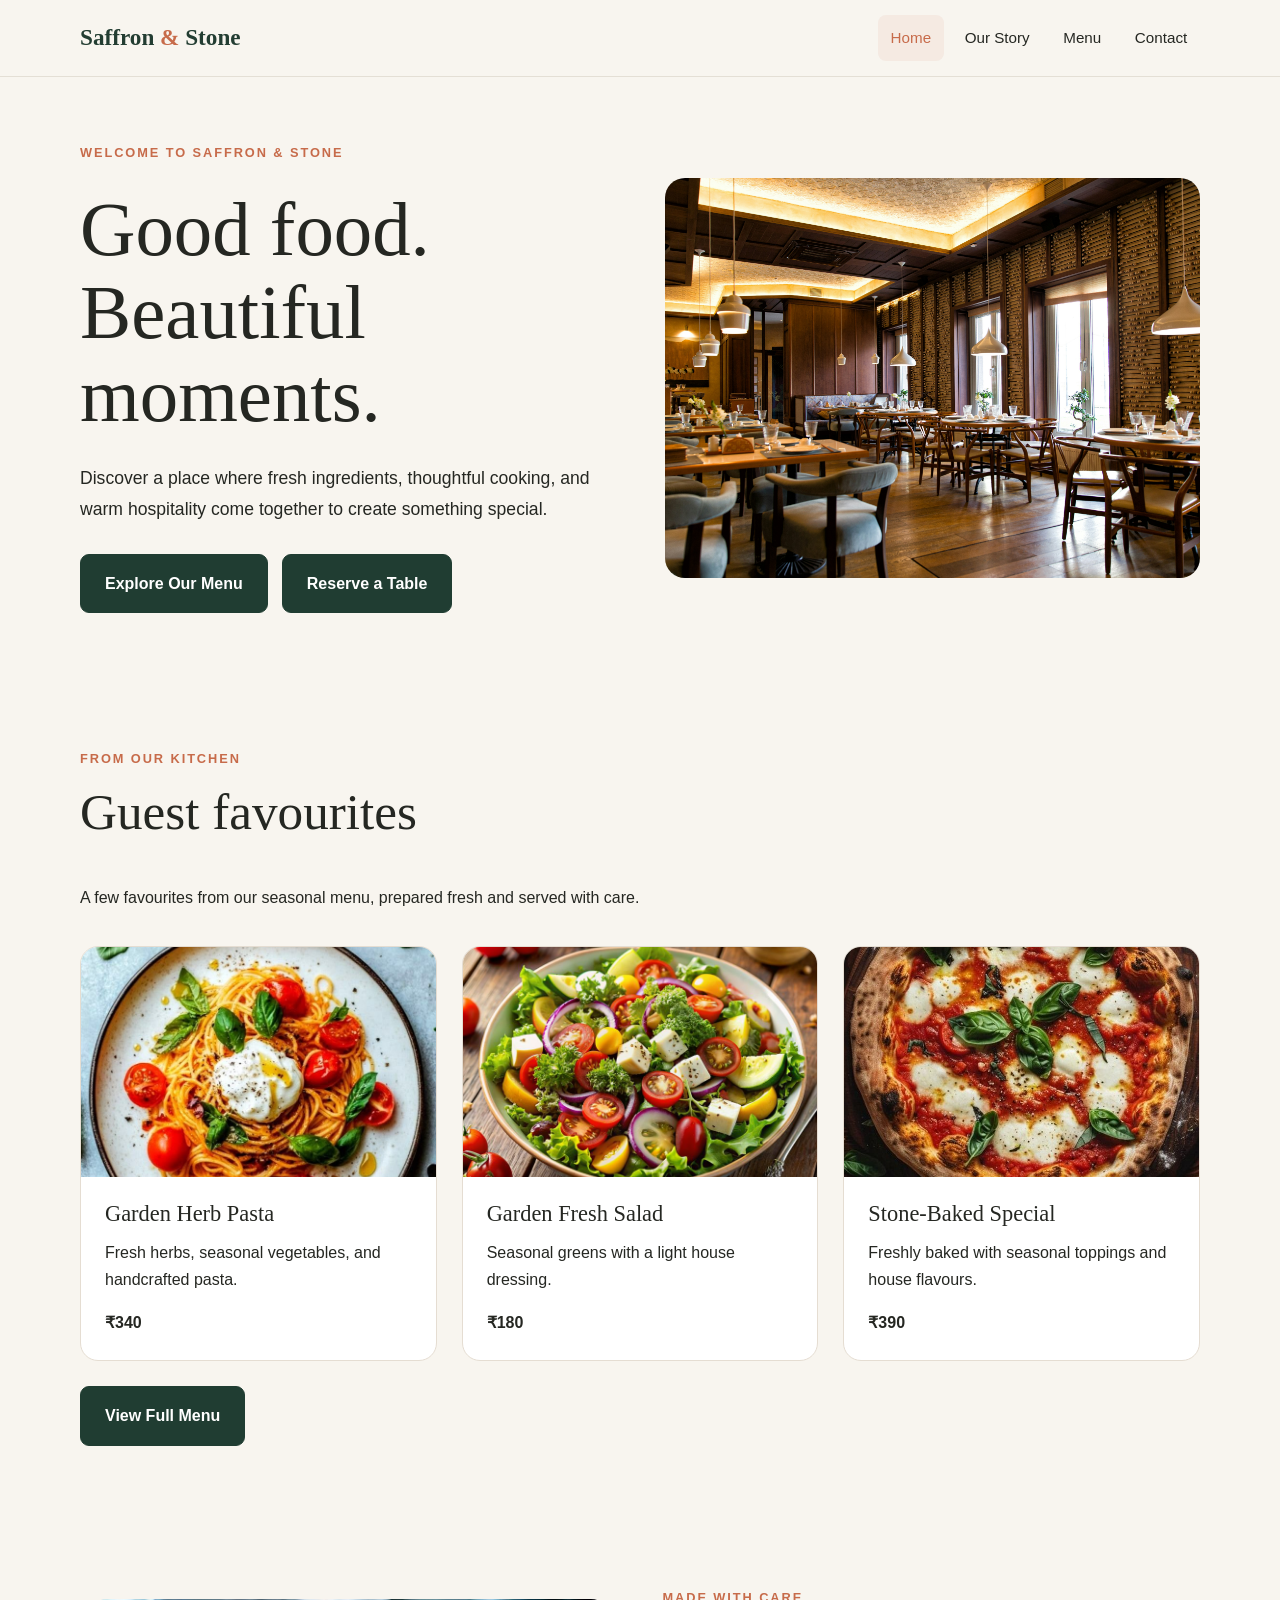
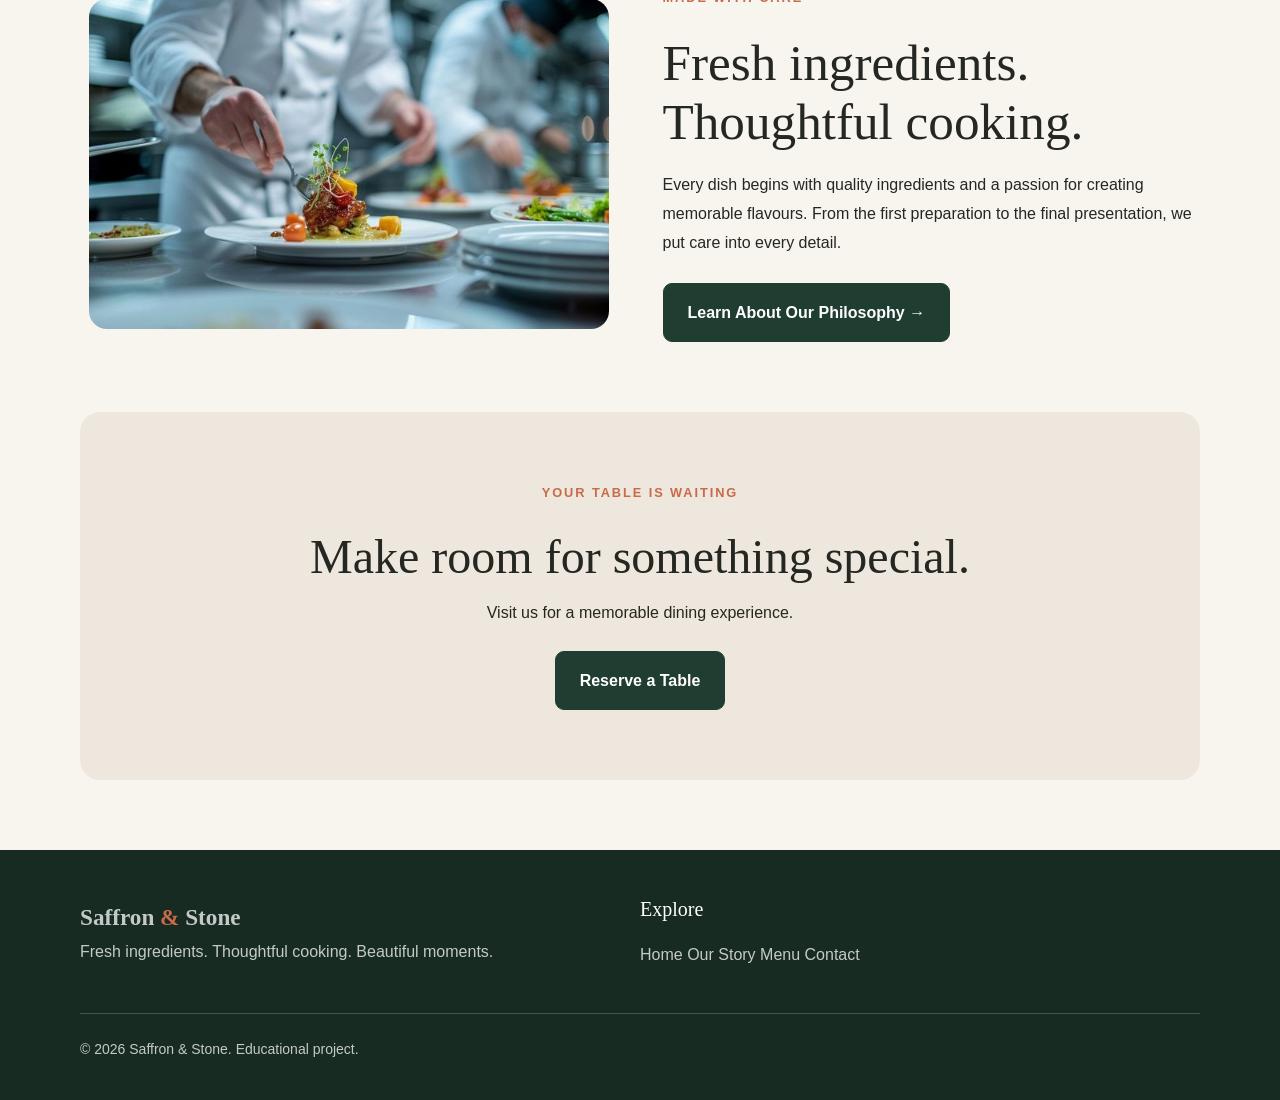
<file: index.html>
<!DOCTYPE html>
<html lang="en">
<head>
    <meta charset="UTF-8">
    <meta name="viewport" content="width=device-width, initial-scale=1.0">

    <meta name="description" content="Welcome to Saffron & Stone, where fresh ingredients, thoughtful cooking, and warm hospitality create beautiful moments.">

    <title>Saffron & Stone | Home</title>

    <link rel="stylesheet" href="css/style.css">

    <style>
        /* HOME PAGE FIXES */

        .home-hero {
            display: grid;
            grid-template-columns: 1fr 1fr;
            align-items: center;
            gap: 50px;
            padding: 65px 0;
        }

        .home-hero-content {
            min-width: 0;
        }

        .home-hero-content h1 {
            font-size: clamp(3rem, 6vw, 5.5rem);
            line-height: 1.08;
            margin: 25px 0;
        }

        .home-hero-content > p:not(.eyebrow) {
            font-size: 1.1rem;
            line-height: 1.8;
            max-width: 600px;
            margin-bottom: 28px;
        }

        .home-hero-image {
            width: 100%;
            height: 400px;
            max-height: 400px;
            object-fit: cover;
            object-position: center;
            border-radius: 20px;
            display: block;
        }

        .home-buttons {
            display: flex;
            flex-wrap: wrap;
            gap: 14px;
            margin-top: 25px;
        }

        /* All main action buttons green */

        .home-buttons .btn,
        .philosophy-button,
        .home-cta-button {
            display: inline-flex;
            align-items: center;
            justify-content: center;
            background: #203d32 !important;
            color: #ffffff !important;
            border: 1px solid #203d32 !important;
            padding: 15px 24px;
            border-radius: 9px;
            text-decoration: none;
            font-weight: 600;
            transition: background 0.2s ease, transform 0.2s ease;
        }

        .home-buttons .btn:hover,
        .philosophy-button:hover,
        .home-cta-button:hover {
            background: #162d24 !important;
            transform: translateY(-2px);
        }

        .home-buttons .btn:focus-visible,
        .philosophy-button:focus-visible,
        .home-cta-button:focus-visible {
            outline: 3px solid #c85e3b;
            outline-offset: 3px;
        }

        /* Featured menu */

        .featured-section {
            padding: 70px 0;
        }

        .featured-grid {
            display: grid;
            grid-template-columns: repeat(3, minmax(0, 1fr));
            gap: 25px;
            margin-top: 35px;
        }

        .featured-card {
            overflow: hidden;
            background: #ffffff;
            border: 1px solid #e5ddd2;
            border-radius: 18px;
        }

        .featured-card-image {
            display: block;
            width: 100%;
            height: 230px;
            object-fit: cover;
        }

        .featured-card-content {
            padding: 24px;
        }

        .featured-card-content h3 {
            margin: 0 0 12px;
            font-size: 1.4rem;
        }

        .featured-card-content p {
            line-height: 1.7;
        }

        /* Chef / philosophy section */

        .philosophy-section {
            padding: 70px 0;
        }

        .philosophy-grid {
            display: grid;
            grid-template-columns: 1fr 1fr;
            align-items: center;
            gap: 45px;
        }

        .philosophy-image-wrapper {
            width: 100%;
            max-width: 520px;
            margin-inline: auto;
        }

        .philosophy-image {
            display: block;
            width: 100%;
            height: 330px;
            max-height: 330px;
            object-fit: cover;
            object-position: center;
            border-radius: 18px;
        }

        .philosophy-content h2 {
            font-size: clamp(2rem, 4vw, 3.5rem);
            line-height: 1.15;
            margin: 20px 0;
        }

        .philosophy-content p {
            line-height: 1.8;
            margin-bottom: 25px;
        }

        /* Final call to action */

        .home-cta {
            text-align: center;
            padding: 70px 20px;
            background: #eee7dd;
            border-radius: 20px;
            margin-bottom: 70px;
        }

        .home-cta h2 {
            font-size: clamp(2rem, 4vw, 3rem);
            margin: 15px 0;
        }

        .home-cta p {
            line-height: 1.7;
            margin-bottom: 25px;
        }

        @media (max-width: 850px) {

            .home-hero {
                grid-template-columns: 1fr;
                gap: 30px;
            }

            .home-hero-content h1 {
                font-size: clamp(3rem, 9vw, 5rem);
            }

            .home-hero-image {
                height: 350px;
            }

            .philosophy-grid {
                grid-template-columns: 1fr;
            }

            .featured-grid {
                grid-template-columns: repeat(2, minmax(0, 1fr));
            }

        }

        @media (max-width: 600px) {

            .home-hero {
                padding: 40px 0;
            }

            .home-hero-content h1 {
                font-size: 3rem;
            }

            .home-hero-image {
                height: 250px;
            }

            .featured-grid {
                grid-template-columns: 1fr;
            }

            .featured-card-image {
                height: 220px;
            }

            .philosophy-image {
                height: 240px;
            }

            .home-buttons {
                flex-direction: column;
            }

            .home-buttons .btn {
                width: 100%;
            }

        }
    </style>
</head>

<body>

    <!-- Navigation -->
    <header class="site-header">

        <div class="container navbar">

            <a href="index.html" class="logo">
                Saffron <span>&amp;</span> Stone
            </a>

            <nav class="nav-links" aria-label="Main navigation">
                <a href="index.html" class="active" aria-current="page">Home</a>
                <a href="about.html">Our Story</a>
                <a href="menu.html">Menu</a>
                <a href="contact.html">Contact</a>
            </nav>

        </div>

    </header>

    <main>

        <!-- Hero Section -->
        <section class="container home-hero">

            <div class="home-hero-content">

                <p class="eyebrow">Welcome to Saffron &amp; Stone</p>

                <h1>
                    Good food.<br>
                    Beautiful moments.
                </h1>

                <p>
                    Discover a place where fresh ingredients,
                    thoughtful cooking, and warm hospitality
                    come together to create something special.
                </p>

                <div class="home-buttons">

                    <a href="menu.html" class="btn btn-primary">
                        Explore Our Menu
                    </a>

                    <a href="contact.html" class="btn btn-primary">
                        Reserve a Table
                    </a>

                </div>

            </div>

            <div class="home-hero-image-wrapper">

                <img
                    src="images/restaurant-interior.jpg"
                    alt="Warm and welcoming restaurant interior at Saffron and Stone"
                    class="home-hero-image"
                    width="1200"
                    height="800"
                    fetchpriority="high"
                >

            </div>

        </section>

        <!-- Featured Menu -->
        <section class="container featured-section">

            <p class="eyebrow">From our kitchen</p>

            <h2>Guest favourites</h2>

            <p>
                A few favourites from our seasonal menu,
                prepared fresh and served with care.
            </p>

            <div class="featured-grid">

                <article class="featured-card">

                    <img
                        src="images/fresh-pasta.jpg"
                        alt="Handcrafted pasta with fresh herbs"
                        class="featured-card-image"
                        width="1200"
                        height="800"
                        loading="lazy"
                    >

                    <div class="featured-card-content">

                        <h3>Garden Herb Pasta</h3>

                        <p>
                            Fresh herbs, seasonal vegetables,
                            and handcrafted pasta.
                        </p>

                        <strong>₹340</strong>

                    </div>

                </article>

                <article class="featured-card">

                    <img
                        src="images/garden-salad.jpg"
                        alt="Fresh seasonal garden salad"
                        class="featured-card-image"
                        width="1200"
                        height="800"
                        loading="lazy"
                    >

                    <div class="featured-card-content">

                        <h3>Garden Fresh Salad</h3>

                        <p>
                            Seasonal greens with a light
                            house dressing.
                        </p>

                        <strong>₹180</strong>

                    </div>

                </article>

                <article class="featured-card">

                    <img
                        src="images/gourmet%20pizza.jpg"
                        alt="Freshly prepared stone-baked gourmet pizza"
                        class="featured-card-image"
                        width="1200"
                        height="800"
                        loading="lazy"
                    >

                    <div class="featured-card-content">

                        <h3>Stone-Baked Special</h3>

                        <p>
                            Freshly baked with seasonal
                            toppings and house flavours.
                        </p>

                        <strong>₹390</strong>

                    </div>

                </article>

            </div>

            <div class="home-buttons">

                <a href="menu.html" class="btn btn-primary">
                    View Full Menu
                </a>

            </div>

        </section>

        <!-- Chef / Philosophy -->
        <section class="container philosophy-section">

            <div class="philosophy-grid">

                <div class="philosophy-image-wrapper">

                    <img
                        src="images/chef-preparing.jpg"
                        alt="Chef carefully preparing a dish using fresh ingredients"
                        class="philosophy-image"
                        width="1200"
                        height="800"
                        loading="lazy"
                    >

                </div>

                <div class="philosophy-content">

                    <p class="eyebrow">Made with care</p>

                    <h2>
                        Fresh ingredients.
                        Thoughtful cooking.
                    </h2>

                    <p>
                        Every dish begins with quality ingredients
                        and a passion for creating memorable flavours.
                        From the first preparation to the final
                        presentation, we put care into every detail.
                    </p>

                    <a href="about.html" class="philosophy-button">
                        Learn About Our Philosophy →
                    </a>

                </div>

            </div>

        </section>

        <!-- Call to Action -->
        <section class="container">

            <div class="home-cta">

                <p class="eyebrow">Your table is waiting</p>

                <h2>Make room for something special.</h2>

                <p>
                    Visit us for a memorable dining experience.
                </p>

                <a href="contact.html" class="home-cta-button">
                    Reserve a Table
                </a>

            </div>

        </section>

    </main>

    <!-- Footer -->
    <footer class="site-footer">

        <div class="container footer-grid">

            <div>

                <a href="index.html" class="logo">
                    Saffron <span>&amp;</span> Stone
                </a>

                <p>
                    Fresh ingredients. Thoughtful cooking.
                    Beautiful moments.
                </p>

            </div>

            <div>

                <h3>Explore</h3>

                <a href="index.html">Home</a>
                <a href="about.html">Our Story</a>
                <a href="menu.html">Menu</a>
                <a href="contact.html">Contact</a>

            </div>

        </div>

        <div class="container footer-bottom">

            <p>
                &copy; <span id="current-year">2026</span>
                Saffron &amp; Stone. Educational project.
            </p>

        </div>

    </footer>

    <script src="js/script.js" defer></script>

    <script>
        document.addEventListener("DOMContentLoaded", function () {

            const year = document.getElementById("current-year");

            if (year) {
                year.textContent = new Date().getFullYear();
            }

        });
    </script>

</body>
</html>
</file>
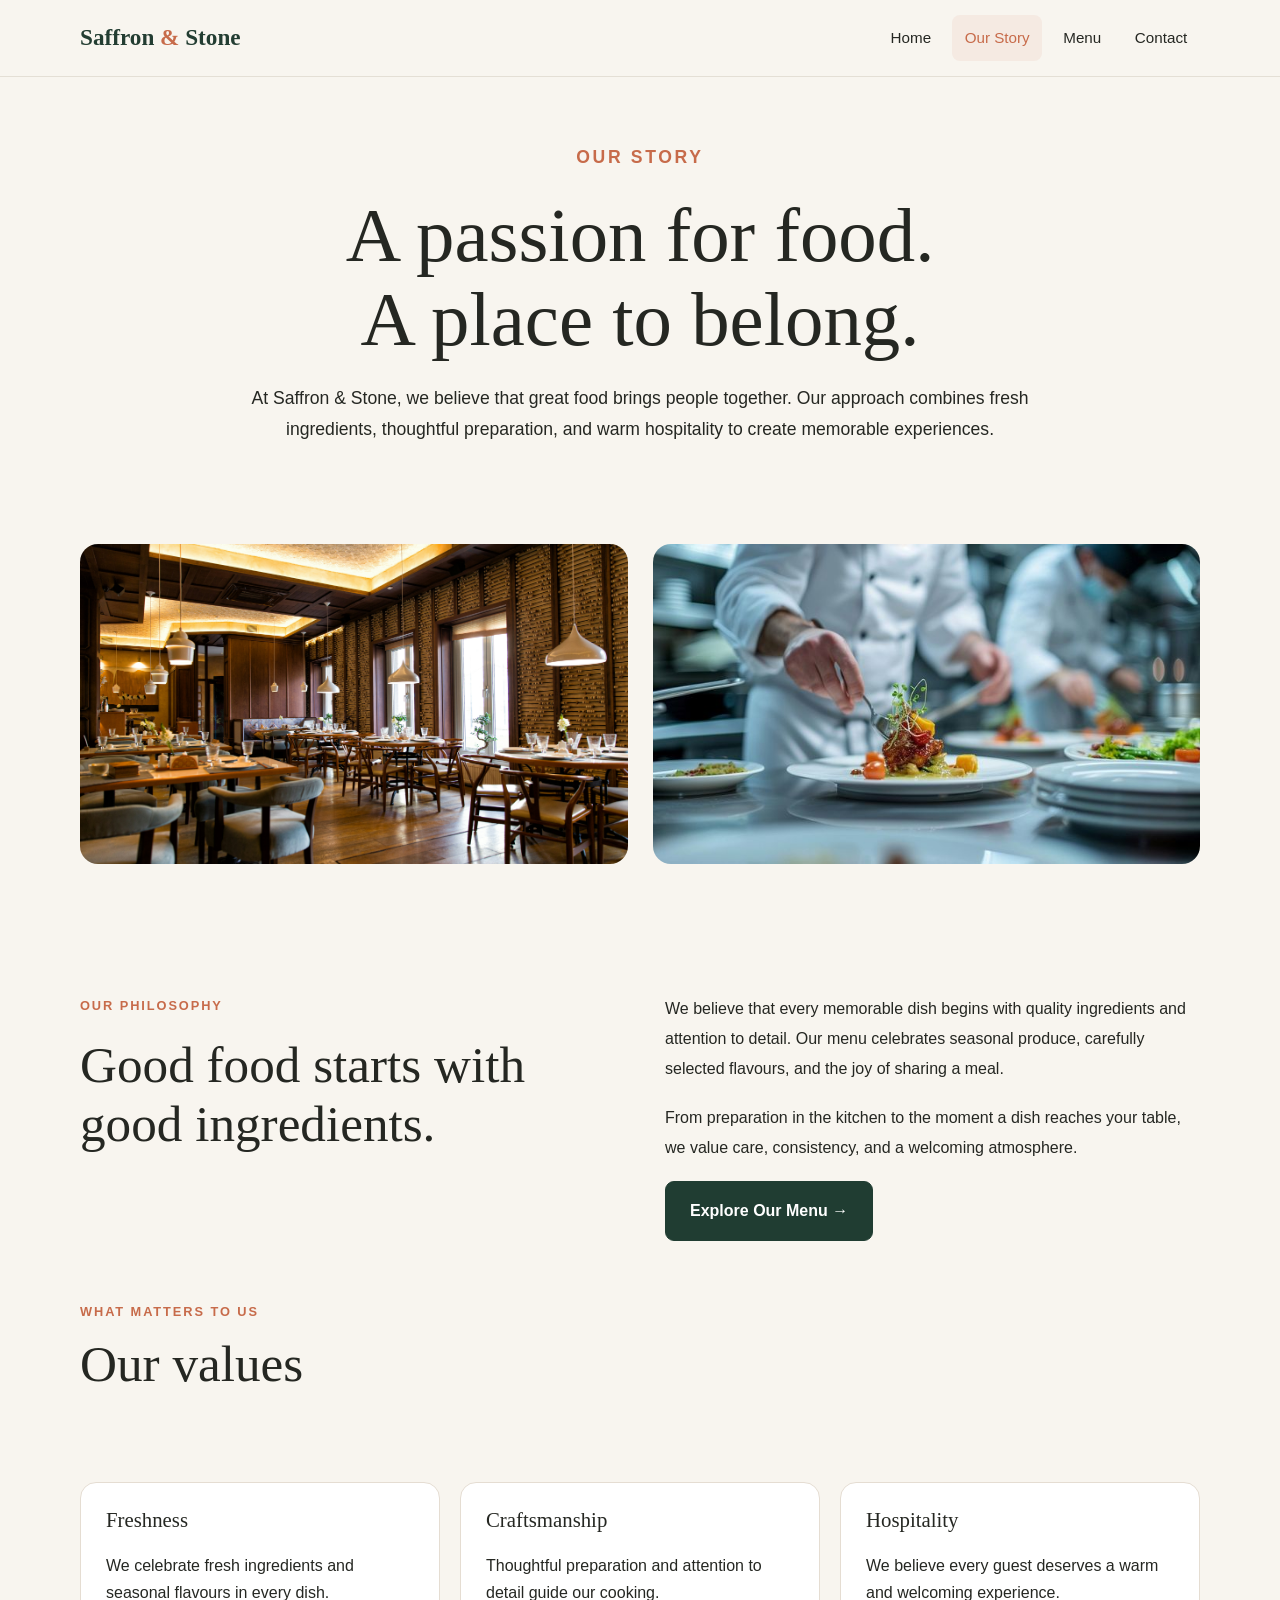
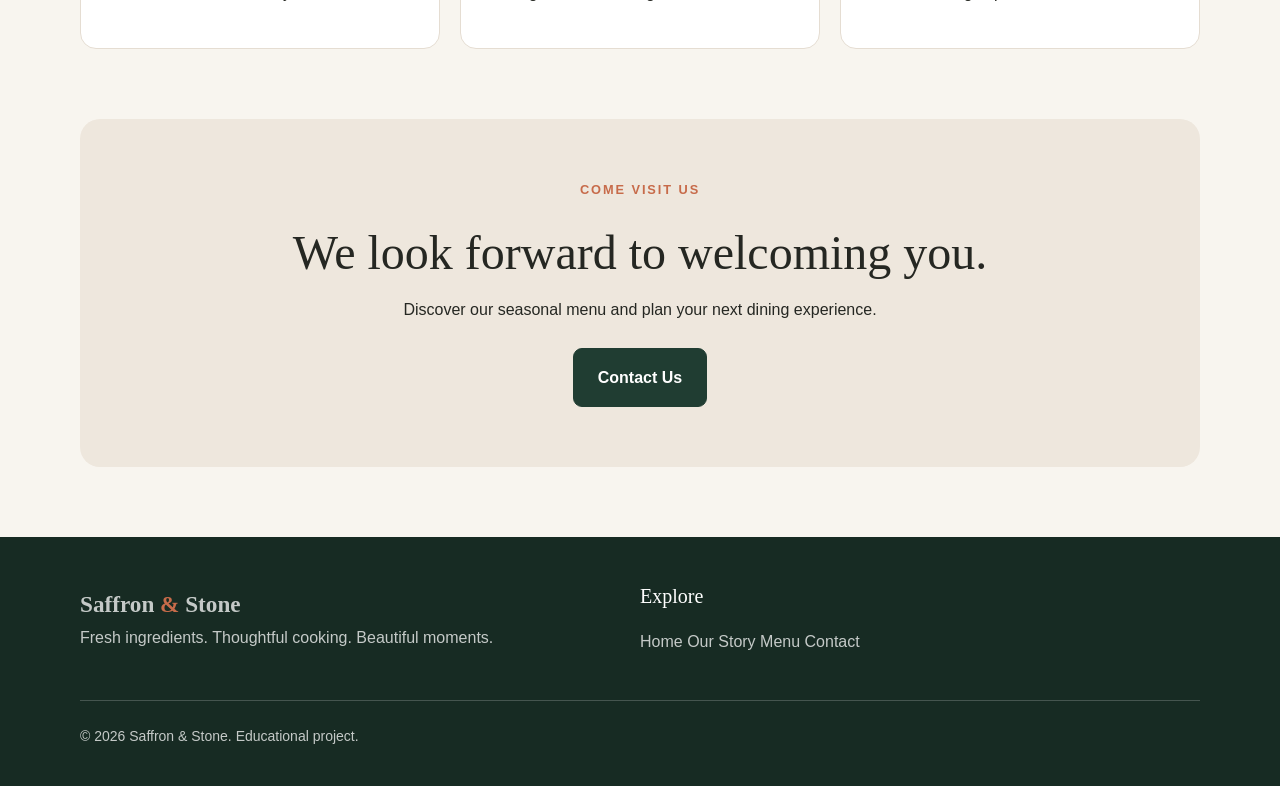
<file: about.html>
<!DOCTYPE html>
<html lang="en">
<head>
    <meta charset="UTF-8">
    <meta name="viewport" content="width=device-width, initial-scale=1.0">

    <meta name="description" content="Discover the story, philosophy, and passion behind Saffron & Stone.">

    <title>Our Story | Saffron & Stone</title>

    <link rel="stylesheet" href="css/style.css">

    <style>
        /* ABOUT PAGE */

        .about-hero {
            padding: 65px 0 45px;
            text-align: center;
            max-width: 850px;
        }

        .about-hero h1 {
            font-size: clamp(2.8rem, 6vw, 5rem);
            line-height: 1.1;
            margin: 20px 0;
        }

        .about-hero p {
            line-height: 1.8;
            font-size: 1.1rem;
        }

        .about-image-grid {
            display: grid;
            grid-template-columns: 1fr 1fr;
            gap: 25px;
            margin: 35px auto 70px;
        }

        .about-image-card {
            overflow: hidden;
            border-radius: 18px;
            background: #eee7dd;
        }

        .about-image {
            display: block;
            width: 100%;
            height: 320px;
            max-height: 320px;
            object-fit: cover;
        }

        .about-content {
            display: grid;
            grid-template-columns: 1fr 1fr;
            gap: 50px;
            align-items: start;
            padding: 60px 0;
        }

        .about-content h2 {
            font-size: clamp(2rem, 4vw, 3.5rem);
            line-height: 1.15;
            margin: 15px 0;
        }

        .about-content p {
            line-height: 1.9;
            margin-bottom: 18px;
        }

        .about-values {
            display: grid;
            grid-template-columns: repeat(3, minmax(0, 1fr));
            gap: 20px;
            padding: 45px 0 70px;
        }

        .about-value-card {
            padding: 25px;
            border: 1px solid #e5ddd2;
            border-radius: 16px;
            background: #ffffff;
        }

        .about-value-card h3 {
            margin-top: 0;
            font-size: 1.3rem;
        }

        .about-value-card p {
            line-height: 1.7;
        }

        .about-cta {
            text-align: center;
            background: #eee7dd;
            border-radius: 20px;
            padding: 60px 20px;
            margin-bottom: 70px;
        }

        .about-cta h2 {
            font-size: clamp(2rem, 4vw, 3rem);
            margin: 15px 0;
        }

        .about-cta p {
            line-height: 1.7;
            margin-bottom: 25px;
        }

        .about-cta-button {
            display: inline-flex;
            justify-content: center;
            align-items: center;
            padding: 15px 24px;
            background: #203d32 !important;
            color: #ffffff !important;
            border: 1px solid #203d32 !important;
            border-radius: 9px;
            text-decoration: none;
            font-weight: 600;
            transition: background 0.2s ease, transform 0.2s ease;
        }

        .about-cta-button:hover {
            background: #162d24 !important;
            transform: translateY(-2px);
        }

        .about-cta-button:focus-visible {
            outline: 3px solid #c85e3b;
            outline-offset: 3px;
        }

        @media (max-width: 800px) {

            .about-image-grid,
            .about-content {
                grid-template-columns: 1fr;
            }

            .about-image {
                height: 300px;
            }

            .about-values {
                grid-template-columns: 1fr;
            }

        }

        @media (max-width: 600px) {

            .about-hero {
                padding: 40px 0;
            }

            .about-image {
                height: 240px;
            }

        }
    </style>
</head>

<body>

    <!-- Navigation -->
    <header class="site-header">

        <div class="container navbar">

            <a href="index.html" class="logo">
                Saffron <span>&amp;</span> Stone
            </a>

            <nav class="nav-links" aria-label="Main navigation">
                <a href="index.html">Home</a>
                <a href="about.html" class="active" aria-current="page">Our Story</a>
                <a href="menu.html">Menu</a>
                <a href="contact.html">Contact</a>
            </nav>

        </div>

    </header>

    <main>

        <!-- Introduction -->
        <section class="container about-hero">

            <p class="eyebrow">Our story</p>

            <h1>A passion for food.<br>A place to belong.</h1>

            <p>
                At Saffron &amp; Stone, we believe that great food
                brings people together. Our approach combines
                fresh ingredients, thoughtful preparation, and
                warm hospitality to create memorable experiences.
            </p>

        </section>

        <!-- Images -->
        <section class="container about-image-grid">

            <div class="about-image-card">

                <img
                    src="images/restaurant-interior.jpg"
                    alt="The welcoming dining space at Saffron and Stone"
                    class="about-image"
                    width="1200"
                    height="800"
                    fetchpriority="high"
                >

            </div>

            <div class="about-image-card">

                <img
                    src="images/chef-preparing.jpg"
                    alt="Chef carefully preparing fresh food in the kitchen"
                    class="about-image"
                    width="1200"
                    height="800"
                    loading="lazy"
                >

            </div>

        </section>

        <!-- Our Philosophy -->
        <section class="container about-content">

            <div>

                <p class="eyebrow">Our philosophy</p>

                <h2>Good food starts with good ingredients.</h2>

            </div>

            <div>

                <p>
                    We believe that every memorable dish begins
                    with quality ingredients and attention to detail.
                    Our menu celebrates seasonal produce,
                    carefully selected flavours, and the joy
                    of sharing a meal.
                </p>

                <p>
                    From preparation in the kitchen to the moment
                    a dish reaches your table, we value care,
                    consistency, and a welcoming atmosphere.
                </p>

                <a href="menu.html" class="about-cta-button">
                    Explore Our Menu →
                </a>

            </div>

        </section>

        <!-- Our Values -->
        <section class="container">

            <p class="eyebrow">What matters to us</p>

            <h2>Our values</h2>

            <div class="about-values">

                <article class="about-value-card">

                    <h3>Freshness</h3>

                    <p>
                        We celebrate fresh ingredients
                        and seasonal flavours in every dish.
                    </p>

                </article>

                <article class="about-value-card">

                    <h3>Craftsmanship</h3>

                    <p>
                        Thoughtful preparation and attention
                        to detail guide our cooking.
                    </p>

                </article>

                <article class="about-value-card">

                    <h3>Hospitality</h3>

                    <p>
                        We believe every guest deserves
                        a warm and welcoming experience.
                    </p>

                </article>

            </div>

        </section>

        <!-- Call to Action -->
        <section class="container">

            <div class="about-cta">

                <p class="eyebrow">Come visit us</p>

                <h2>We look forward to welcoming you.</h2>

                <p>
                    Discover our seasonal menu
                    and plan your next dining experience.
                </p>

                <a href="contact.html" class="about-cta-button">
                    Contact Us
                </a>

            </div>

        </section>

    </main>

    <!-- Footer -->
    <footer class="site-footer">

        <div class="container footer-grid">

            <div>

                <a href="index.html" class="logo">
                    Saffron <span>&amp;</span> Stone
                </a>

                <p>
                    Fresh ingredients. Thoughtful cooking.
                    Beautiful moments.
                </p>

            </div>

            <div>

                <h3>Explore</h3>

                <a href="index.html">Home</a>
                <a href="about.html">Our Story</a>
                <a href="menu.html">Menu</a>
                <a href="contact.html">Contact</a>

            </div>

        </div>

        <div class="container footer-bottom">

            <p>
                &copy; <span id="current-year">2026</span>
                Saffron &amp; Stone. Educational project.
            </p>

        </div>

    </footer>

    <script src="js/script.js" defer></script>

    <script>
        document.addEventListener("DOMContentLoaded", function () {

            const year = document.getElementById("current-year");

            if (year) {
                year.textContent = new Date().getFullYear();
            }

        });
    </script>

</body>
</html>
</file>
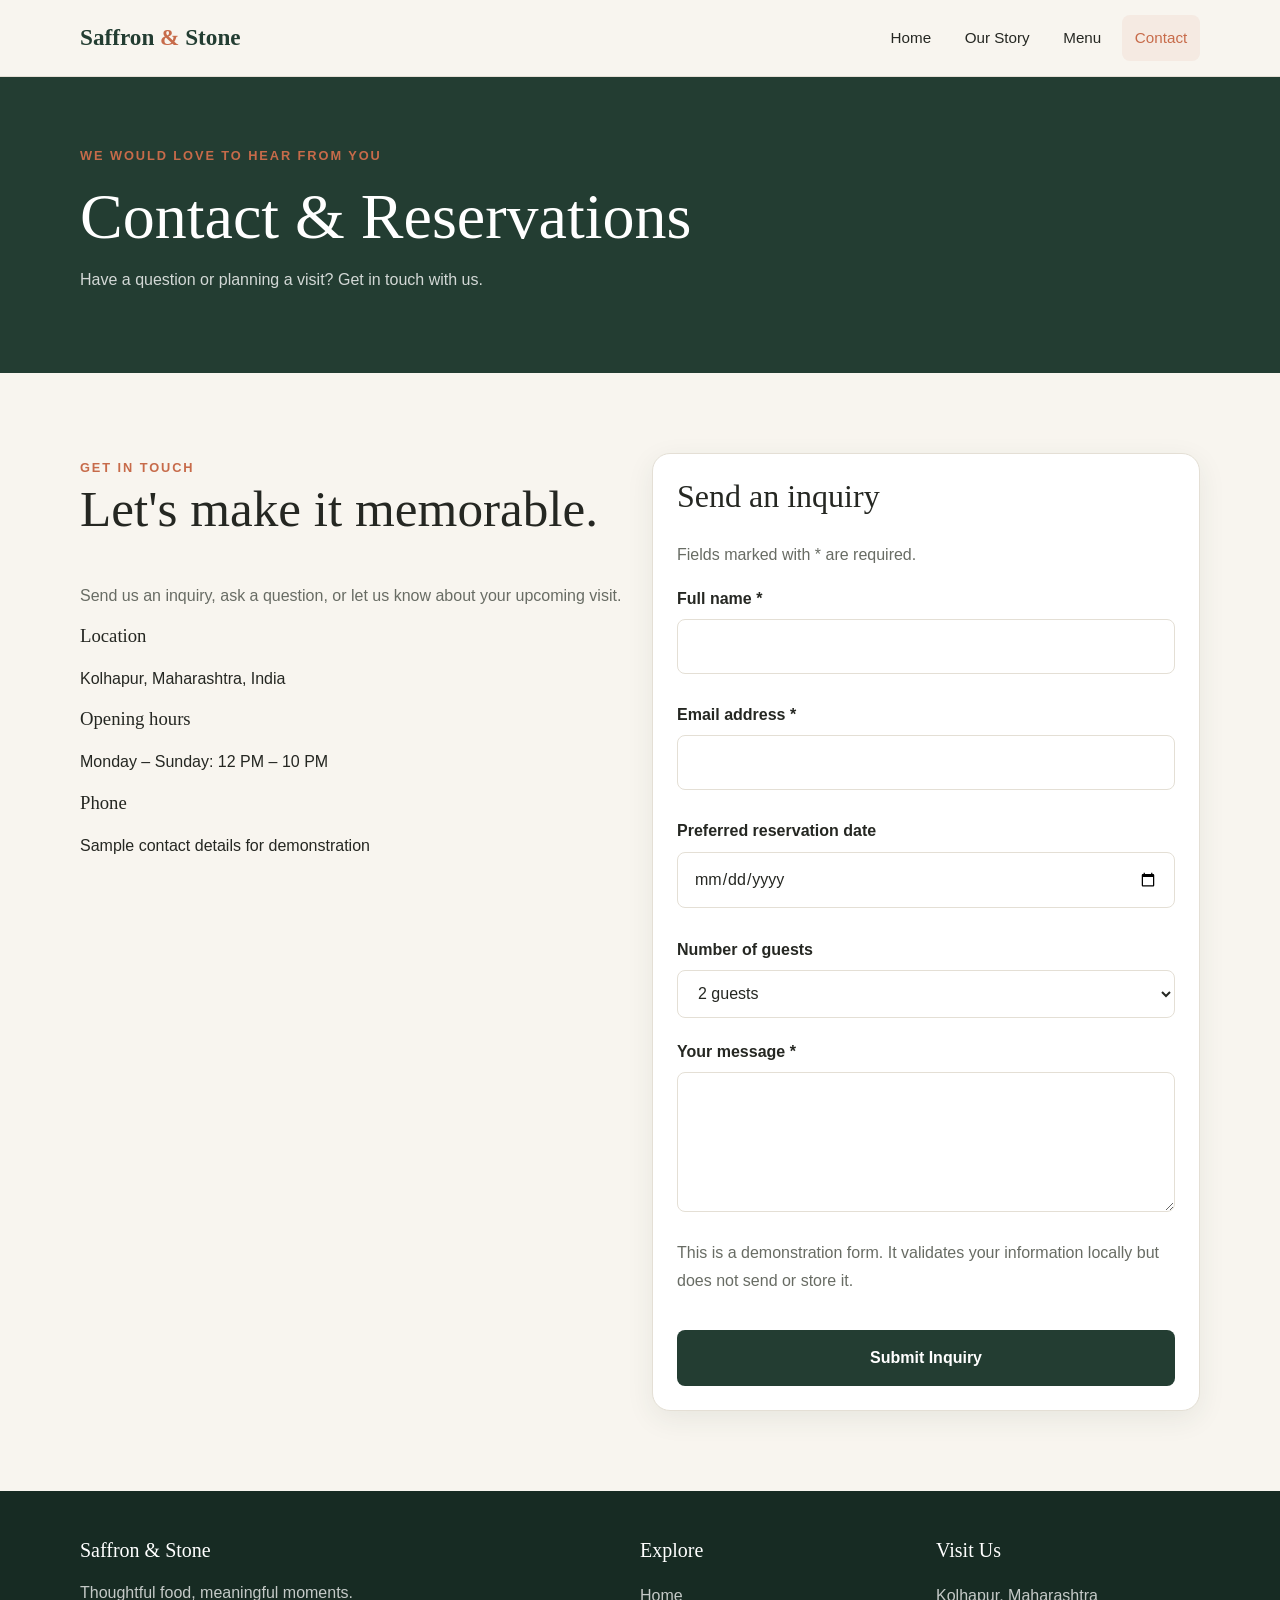
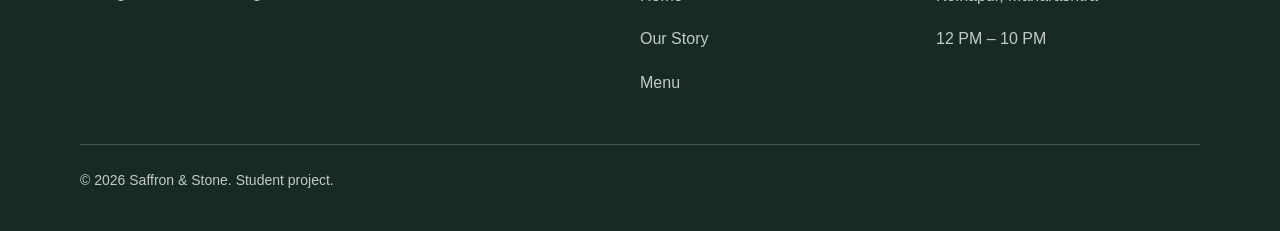
<file: contact.html>
<!DOCTYPE html>
<html lang="en">
<head>
  <meta charset="UTF-8">
  <meta name="viewport" content="width=device-width, initial-scale=1.0">

  <meta name="description" content="Contact Saffron & Stone and send a reservation inquiry.">

  <title>Contact & Reservations | Saffron & Stone</title>

  <link rel="stylesheet" href="css/style.css">
  <script src="js/script.js" defer></script>
</head>

<body>
  <a class="skip-link" href="#main-content">Skip to main content</a>

  <header class="site-header">
    <div class="container navbar">
      <a class="logo" href="index.html">Saffron <span>&</span> Stone</a>

      <button class="nav-toggle" type="button"
        aria-label="Toggle navigation"
        aria-expanded="false"
        aria-controls="primary-navigation">☰</button>

      <nav class="nav-links" id="primary-navigation" aria-label="Main navigation">
        <a href="index.html">Home</a>
        <a href="about.html">Our Story</a>
        <a href="menu.html">Menu</a>
        <a href="contact.html" aria-current="page">Contact</a>
      </nav>
    </div>
  </header>

  <main id="main-content">

    <section class="page-banner">
      <div class="container">
        <span class="eyebrow">We would love to hear from you</span>
        <h1>Contact & Reservations</h1>
        <p>Have a question or planning a visit? Get in touch with us.</p>
      </div>
    </section>

    <section class="section">
      <div class="container two-columns grid">

        <div>
          <span class="eyebrow">Get in touch</span>
          <h2>Let's make it memorable.</h2>

          <p class="text-muted">
            Send us an inquiry, ask a question, or let us
            know about your upcoming visit.
          </p>

          <h3>Location</h3>
          <p>Kolhapur, Maharashtra, India</p>

          <h3>Opening hours</h3>
          <p>Monday – Sunday: 12 PM – 10 PM</p>

          <h3>Phone</h3>
          <p>Sample contact details for demonstration</p>
        </div>

        <div class="card">
          <div class="card-content">

            <h2 style="font-size: 2rem;">Send an inquiry</h2>

            <p class="text-muted">
              Fields marked with * are required.
            </p>

            <form class="form" data-validate-form novalidate>

              <div class="form-group">
                <label for="name">Full name *</label>
                <input class="form-control"
                  type="text"
                  id="name"
                  name="name"
                  autocomplete="name"
                  minlength="2"
                  required
                  aria-describedby="name-error">

                <span class="field-error" id="name-error"></span>
              </div>

              <div class="form-group">
                <label for="email">Email address *</label>
                <input class="form-control"
                  type="email"
                  id="email"
                  name="email"
                  autocomplete="email"
                  required
                  aria-describedby="email-error">

                <span class="field-error" id="email-error"></span>
              </div>

              <div class="form-group">
                <label for="date">Preferred reservation date</label>
                <input class="form-control"
                  type="date"
                  id="date"
                  name="date"
                  aria-describedby="date-error">

                <span class="field-error" id="date-error"></span>
              </div>

              <div class="form-group">
                <label for="guests">Number of guests</label>
                <select class="form-control" id="guests" name="guests">
                  <option value="1">1 guest</option>
                  <option value="2" selected>2 guests</option>
                  <option value="3">3 guests</option>
                  <option value="4">4 guests</option>
                  <option value="5">5 guests</option>
                  <option value="6">6 guests</option>
                </select>
              </div>

              <div class="form-group">
                <label for="message">Your message *</label>
                <textarea class="form-control"
                  id="message"
                  name="message"
                  minlength="10"
                  required
                  aria-describedby="message-error"></textarea>

                <span class="field-error" id="message-error"></span>
              </div>

              <p class="text-muted">
                This is a demonstration form. It validates your
                information locally but does not send or store it.
              </p>

              <button class="button button-primary" type="submit">
                Submit Inquiry
              </button>

              <div class="form-status"
                role="status"
                aria-live="polite"></div>

            </form>

          </div>
        </div>

      </div>
    </section>

  </main>

  <footer class="site-footer">
    <div class="container">
      <div class="footer-grid">
        <div>
          <h2>Saffron & Stone</h2>
          <p>Thoughtful food, meaningful moments.</p>
        </div>
        <div>
          <h3>Explore</h3>
          <p><a href="index.html">Home</a></p>
          <p><a href="about.html">Our Story</a></p>
          <p><a href="menu.html">Menu</a></p>
        </div>
        <div>
          <h3>Visit Us</h3>
          <p>Kolhapur, Maharashtra</p>
          <p>12 PM – 10 PM</p>
        </div>
      </div>
      <div class="footer-bottom">
        <p>&copy; <span id="current-year"></span> Saffron & Stone. Student project.</p>
      </div>
    </div>
  </footer>

</body>
</html>
</file>
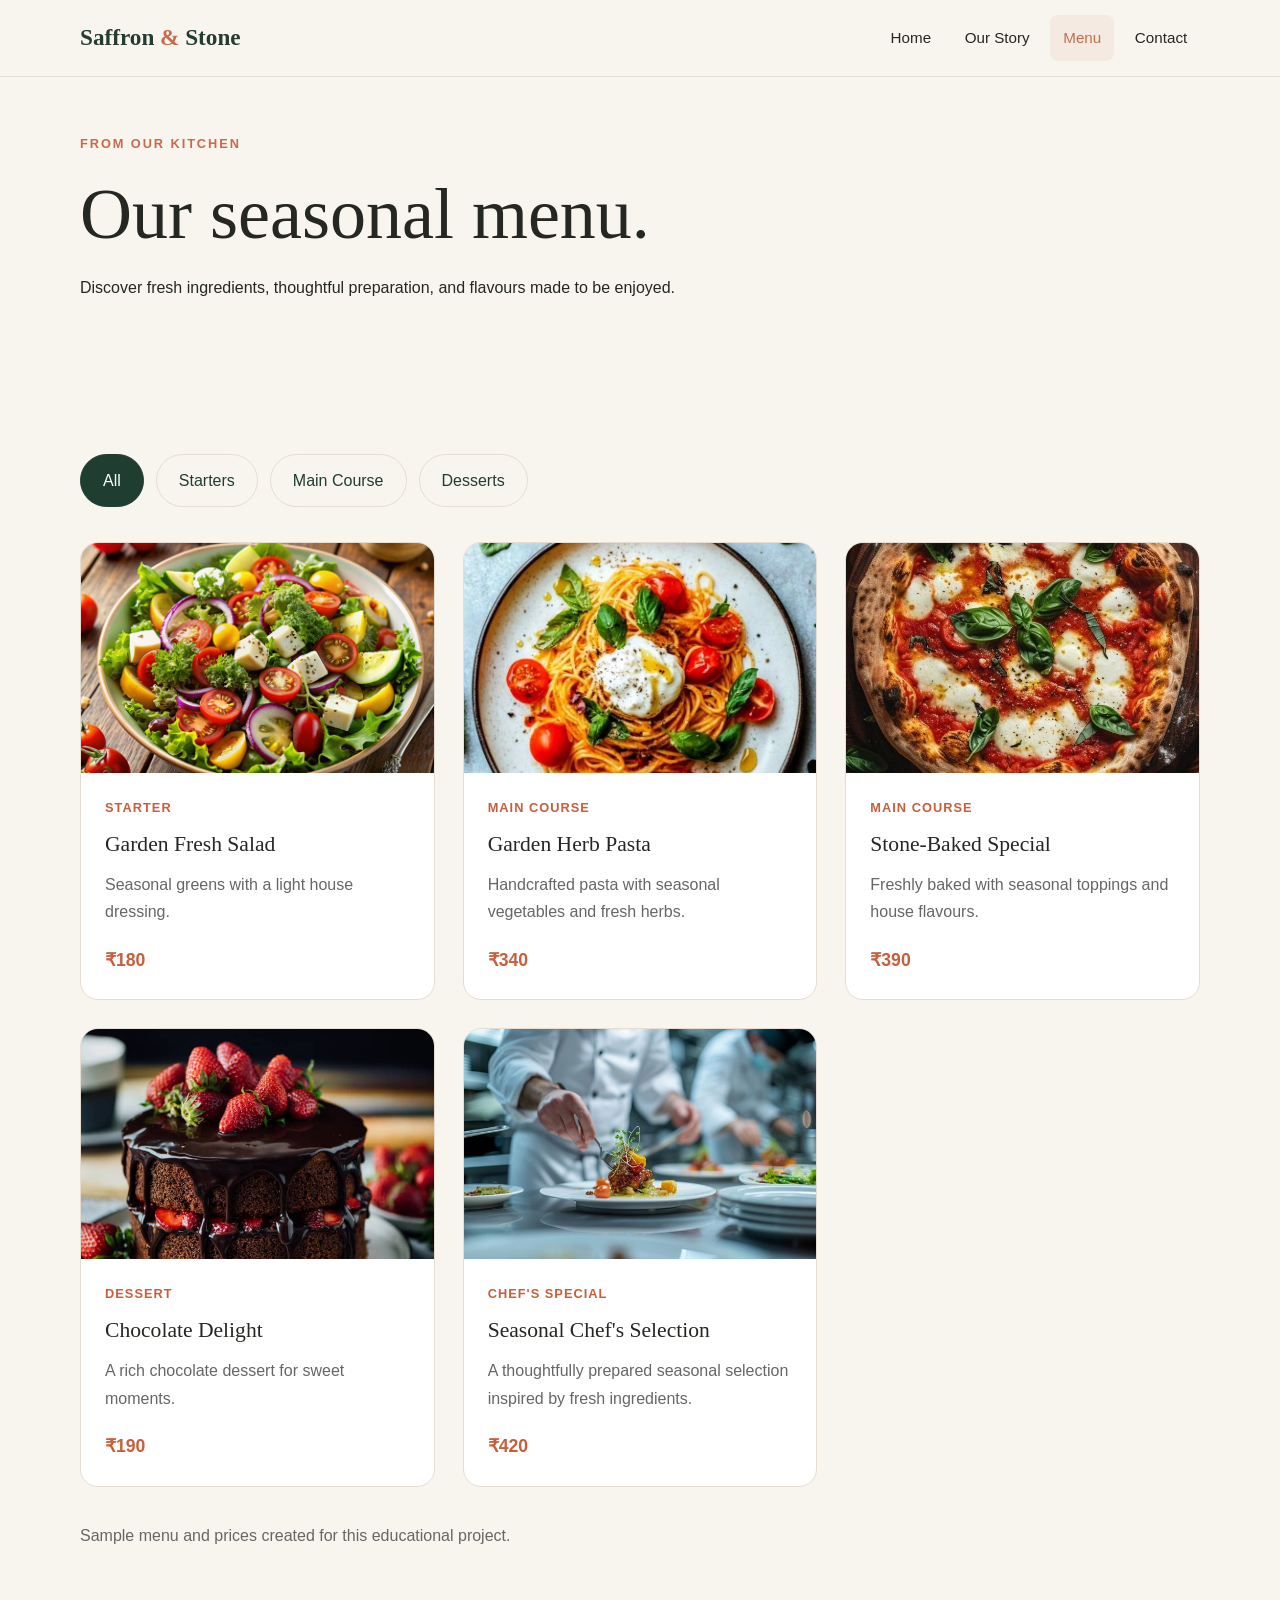
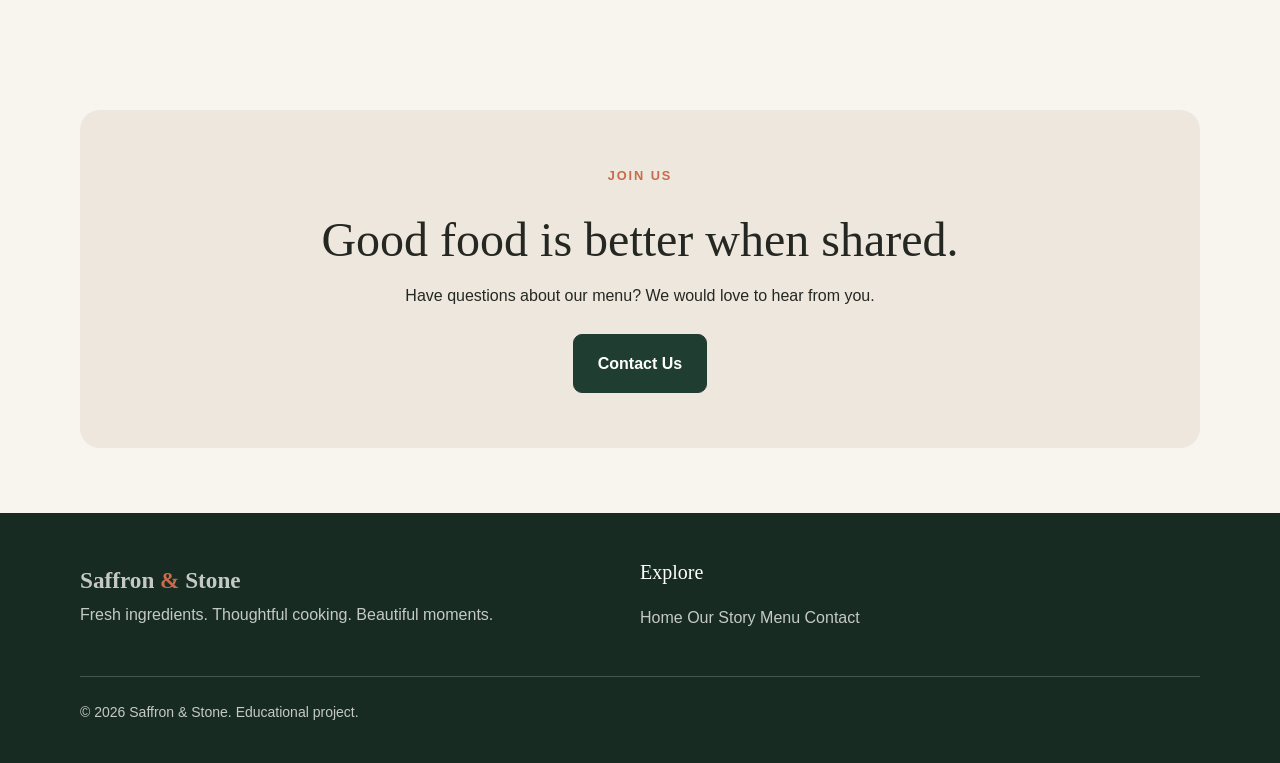
<file: menu.html>
<!DOCTYPE html>
<html lang="en">
<head>
    <meta charset="UTF-8">
    <meta name="viewport" content="width=device-width, initial-scale=1.0">

    <meta name="description" content="Explore the seasonal menu at Saffron & Stone, featuring fresh salads, handcrafted pasta, stone-baked pizza, and desserts.">

    <title>Our Menu | Saffron & Stone</title>

    <link rel="stylesheet" href="css/style.css">

    <style>
        /* MENU PAGE */

        .menu-intro {
            padding: 55px 0 25px;
        }

        .menu-intro h1 {
            font-size: clamp(2.8rem, 6vw, 4.5rem);
            line-height: 1.1;
            margin: 20px 0;
        }

        .menu-intro p {
            line-height: 1.8;
        }

        .menu-filters {
            display: flex;
            flex-wrap: wrap;
            gap: 12px;
            margin: 30px 0 35px;
        }

        .menu-filter {
            padding: 12px 22px;
            border: 1px solid #e5ddd2;
            border-radius: 30px;
            background: transparent;
            color: #203d32;
            font: inherit;
            cursor: pointer;
            transition: background 0.2s ease, color 0.2s ease;
        }

        .menu-filter:hover {
            border-color: #203d32;
        }

        .menu-filter.active {
            background: #203d32;
            color: #ffffff;
            border-color: #203d32;
        }

        .menu-filter:focus-visible {
            outline: 3px solid #c85e3b;
            outline-offset: 3px;
        }

        .menu-grid {
            display: grid;
            grid-template-columns: repeat(3, minmax(0, 1fr));
            gap: 28px;
            align-items: stretch;
        }

        .menu-card {
            min-width: 0;
            overflow: hidden;
            border: 1px solid #e5ddd2;
            border-radius: 18px;
            background: #ffffff;
            display: flex;
            flex-direction: column;
            transition: transform 0.2s ease, box-shadow 0.2s ease;
        }

        .menu-card:hover {
            transform: translateY(-4px);
            box-shadow: 0 12px 30px rgba(0, 0, 0, 0.08);
        }

        .menu-card[hidden] {
            display: none !important;
        }

        /* FIXED IMAGE DIMENSIONS */

        .menu-card-image {
            display: block;
            width: 100%;
            height: 230px;
            min-height: 230px;
            max-height: 230px;
            object-fit: cover;
            object-position: center;
            background: #f1ece4;
        }

        .menu-card-content {
            padding: 24px;
            display: flex;
            flex-direction: column;
            flex: 1;
        }

        .menu-card-content h2 {
            font-size: 1.35rem;
            margin: 0 0 12px;
            line-height: 1.4;
        }

        .menu-card-content p {
            line-height: 1.7;
            margin: 0 0 20px;
            color: #666666;
        }

        .menu-price {
            color: #c85e3b;
            font-weight: 700;
            font-size: 1.1rem;
            margin-top: auto;
        }

        .menu-category {
            display: inline-block;
            font-size: 0.8rem;
            font-weight: 600;
            letter-spacing: 0.08em;
            text-transform: uppercase;
            color: #c85e3b;
            margin-bottom: 10px;
        }

        .menu-note {
            margin-top: 35px;
            color: #666666;
            line-height: 1.7;
        }

        .menu-cta {
            text-align: center;
            background: #eee7dd;
            border-radius: 20px;
            padding: 55px 20px;
            margin: 65px 0;
        }

        .menu-cta h2 {
            font-size: clamp(2rem, 4vw, 3rem);
            margin: 15px 0;
        }

        .menu-cta p {
            line-height: 1.7;
            margin-bottom: 25px;
        }

        .menu-cta-button {
            display: inline-flex;
            justify-content: center;
            align-items: center;
            padding: 15px 24px;
            background: #203d32 !important;
            color: #ffffff !important;
            border: 1px solid #203d32 !important;
            border-radius: 9px;
            text-decoration: none;
            font-weight: 600;
        }

        .menu-cta-button:hover {
            background: #162d24 !important;
        }

        @media (max-width: 900px) {

            .menu-grid {
                grid-template-columns: repeat(2, minmax(0, 1fr));
                gap: 22px;
            }

        }

        @media (max-width: 600px) {

            .menu-intro {
                padding: 40px 0 20px;
            }

            .menu-grid {
                grid-template-columns: 1fr;
            }

            .menu-card-image {
                height: 230px;
                min-height: 230px;
                max-height: 230px;
            }

            .menu-card-content {
                padding: 20px;
            }

            .menu-filters {
                gap: 8px;
            }

            .menu-filter {
                padding: 10px 16px;
            }

        }
    </style>
</head>

<body>

    <!-- Navigation -->
    <header class="site-header">

        <div class="container navbar">

            <a href="index.html" class="logo">
                Saffron <span>&amp;</span> Stone
            </a>

            <nav class="nav-links" aria-label="Main navigation">
                <a href="index.html">Home</a>
                <a href="about.html">Our Story</a>
                <a href="menu.html" class="active" aria-current="page">Menu</a>
                <a href="contact.html">Contact</a>
            </nav>

        </div>

    </header>

    <main>

        <!-- Menu Introduction -->
        <section class="container menu-intro">

            <p class="eyebrow">From our kitchen</p>

            <h1>Our seasonal menu.</h1>

            <p>
                Discover fresh ingredients, thoughtful
                preparation, and flavours made to be enjoyed.
            </p>

        </section>

        <!-- Menu Section -->
        <section class="container section">

            <!-- Category Filters -->
            <div class="menu-filters" role="group" aria-label="Filter menu by category">

                <button
                    type="button"
                    class="menu-filter active"
                    data-filter="all"
                    aria-pressed="true"
                >
                    All
                </button>

                <button
                    type="button"
                    class="menu-filter"
                    data-filter="starters"
                    aria-pressed="false"
                >
                    Starters
                </button>

                <button
                    type="button"
                    class="menu-filter"
                    data-filter="main"
                    aria-pressed="false"
                >
                    Main Course
                </button>

                <button
                    type="button"
                    class="menu-filter"
                    data-filter="desserts"
                    aria-pressed="false"
                >
                    Desserts
                </button>

            </div>

            <!-- Menu Cards -->
            <div class="menu-grid" id="menu-grid">

                <!-- 1. Garden Fresh Salad -->
                <article class="menu-card" data-category="starters">

                    <img
                        src="images/garden-salad.jpg"
                        alt="Fresh seasonal garden salad with greens and house dressing"
                        class="menu-card-image"
                        width="1200"
                        height="800"
                        loading="lazy"
                    >

                    <div class="menu-card-content">

                        <span class="menu-category">Starter</span>

                        <h2>Garden Fresh Salad</h2>

                        <p>
                            Seasonal greens with a light
                            house dressing.
                        </p>

                        <span class="menu-price">₹180</span>

                    </div>

                </article>

                <!-- 2. Garden Herb Pasta -->
                <article class="menu-card" data-category="main">

                    <img
                        src="images/fresh-pasta.jpg"
                        alt="Handcrafted pasta with seasonal vegetables and fresh herbs"
                        class="menu-card-image"
                        width="1200"
                        height="800"
                        loading="lazy"
                    >

                    <div class="menu-card-content">

                        <span class="menu-category">Main Course</span>

                        <h2>Garden Herb Pasta</h2>

                        <p>
                            Handcrafted pasta with seasonal
                            vegetables and fresh herbs.
                        </p>

                        <span class="menu-price">₹340</span>

                    </div>

                </article>

                <!-- 3. Stone-Baked Special -->
                <article class="menu-card" data-category="main">

                    <img
                        src="images/gourmet%20pizza.jpg"
                        alt="Stone-baked gourmet pizza with fresh toppings"
                        class="menu-card-image"
                        width="1200"
                        height="800"
                        loading="lazy"
                    >

                    <div class="menu-card-content">

                        <span class="menu-category">Main Course</span>

                        <h2>Stone-Baked Special</h2>

                        <p>
                            Freshly baked with seasonal
                            toppings and house flavours.
                        </p>

                        <span class="menu-price">₹390</span>

                    </div>

                </article>

                <!-- 4. Chocolate Delight -->
                <article class="menu-card" data-category="desserts">

                    <img
                        src="images/chocolate-dessert.jpg"
                        alt="Rich chocolate dessert topped with strawberries"
                        class="menu-card-image"
                        width="1200"
                        height="800"
                        loading="lazy"
                    >

                    <div class="menu-card-content">

                        <span class="menu-category">Dessert</span>

                        <h2>Chocolate Delight</h2>

                        <p>
                            A rich chocolate dessert
                            for sweet moments.
                        </p>

                        <span class="menu-price">₹190</span>

                    </div>

                </article>

                <!-- 5. Seasonal Chef's Selection -->
                <article class="menu-card" data-category="main">

                    <img
                        src="images/chef-preparing.jpg"
                        alt="Chef preparing a special dish using fresh ingredients"
                        class="menu-card-image"
                        width="1200"
                        height="800"
                        loading="lazy"
                    >

                    <div class="menu-card-content">

                        <span class="menu-category">Chef's Special</span>

                        <h2>Seasonal Chef's Selection</h2>

                        <p>
                            A thoughtfully prepared seasonal
                            selection inspired by fresh ingredients.
                        </p>

                        <span class="menu-price">₹420</span>

                    </div>

                </article>

            </div>

            <p class="menu-note">
                Sample menu and prices created for this educational project.
            </p>

        </section>

        <!-- Call to Action -->
        <section class="container">

            <div class="menu-cta">

                <p class="eyebrow">Join us</p>

                <h2>Good food is better when shared.</h2>

                <p>
                    Have questions about our menu?
                    We would love to hear from you.
                </p>

                <a href="contact.html" class="menu-cta-button">
                    Contact Us
                </a>

            </div>

        </section>

    </main>

    <!-- Footer -->
    <footer class="site-footer">

        <div class="container footer-grid">

            <div>

                <a href="index.html" class="logo">
                    Saffron <span>&amp;</span> Stone
                </a>

                <p>
                    Fresh ingredients. Thoughtful cooking.
                    Beautiful moments.
                </p>

            </div>

            <div>

                <h3>Explore</h3>

                <a href="index.html">Home</a>
                <a href="about.html">Our Story</a>
                <a href="menu.html">Menu</a>
                <a href="contact.html">Contact</a>

            </div>

        </div>

        <div class="container footer-bottom">

            <p>
                &copy; <span id="current-year">2026</span>
                Saffron &amp; Stone. Educational project.
            </p>

        </div>

    </footer>

    <script src="js/script.js" defer></script>

    <!-- Menu Filtering -->
    <script>
        document.addEventListener("DOMContentLoaded", function () {

            const filterButtons = document.querySelectorAll(".menu-filter");
            const menuCards = document.querySelectorAll(".menu-card");

            filterButtons.forEach(function (button) {

                button.addEventListener("click", function () {

                    const selectedCategory = button.dataset.filter;

                    // Update active button
                    filterButtons.forEach(function (filterButton) {

                        filterButton.classList.remove("active");
                        filterButton.setAttribute("aria-pressed", "false");

                    });

                    button.classList.add("active");
                    button.setAttribute("aria-pressed", "true");

                    // Filter menu items
                    menuCards.forEach(function (card) {

                        const cardCategory = card.dataset.category;

                        const shouldShow =
                            selectedCategory === "all" ||
                            cardCategory === selectedCategory;

                        card.hidden = !shouldShow;

                    });

                });

            });

            // Automatically update footer year
            const yearElement = document.getElementById("current-year");

            if (yearElement) {
                yearElement.textContent = new Date().getFullYear();
            }

        });
    </script>

</body>
</html>
</file>
<file: css/style.css>
/* =========================================================
   SAFFRON & STONE — WEEK 4 INTERNSHIP PROJECT
   Shared design system and responsive styles
   ========================================================= */

/* 1. Design tokens */
:root {
  --color-primary: #233d32;
  --color-primary-dark: #172b23;
  --color-accent: #c76b4a;
  --color-background: #f8f5ef;
  --color-surface: #ffffff;
  --color-text: #252722;
  --color-muted: #686c64;
  --color-border: #e4dfd5;
  --color-success: #28734b;
  --color-error: #b42318;

  --font-heading: Georgia, "Times New Roman", serif;
  --font-body: Arial, Helvetica, sans-serif;

  --container-width: 1160px;
  --section-space: 5rem;
  --radius-sm: 8px;
  --radius-lg: 18px;

  --shadow-card: 0 8px 28px rgb(35 61 50 / 8%);
}

/* 2. Reset and global styles */
* {
  box-sizing: border-box;
}

html {
  scroll-behavior: smooth;
  scroll-padding-top: 90px;
}

body {
  margin: 0;
  font-family: var(--font-body);
  background: var(--color-background);
  color: var(--color-text);
  line-height: 1.7;
}

img {
  display: block;
  max-width: 100%;
  height: auto;
}

a {
  color: inherit;
  text-decoration: none;
}

button,
input,
textarea,
select {
  font: inherit;
}

button,
a,
input,
textarea,
select {
  -webkit-tap-highlight-color: transparent;
}

button {
  cursor: pointer;
}

h1,
h2,
h3 {
  margin-top: 0;
  font-family: var(--font-heading);
  font-weight: 500;
  line-height: 1.15;
}

h1 {
  font-size: clamp(2.6rem, 7vw, 5.5rem);
}

h2 {
  font-size: clamp(2rem, 4vw, 3.4rem);
}

p {
  margin-top: 0;
}

::selection {
  color: white;
  background: var(--color-primary);
}

/* 3. Accessibility */
:focus-visible {
  outline: 3px solid var(--color-accent);
  outline-offset: 4px;
}

.skip-link {
  position: absolute;
  top: -100px;
  left: 1rem;
  z-index: 9999;
  padding: 0.75rem 1rem;
  color: white;
  background: var(--color-primary);
}

.skip-link:focus {
  top: 1rem;
}

.sr-only {
  position: absolute;
  width: 1px;
  height: 1px;
  padding: 0;
  margin: -1px;
  overflow: hidden;
  clip: rect(0, 0, 0, 0);
  white-space: nowrap;
  border: 0;
}

/* 4. Reusable layout */
.container {
  width: min(100% - 2rem, var(--container-width));
  margin-inline: auto;
}

.section {
  padding-block: var(--section-space);
}

.section-heading {
  max-width: 680px;
  margin-bottom: 2.5rem;
}

.section-heading p {
  color: var(--color-muted);
}

.eyebrow {
  color: var(--color-accent);
  font-size: 0.8rem;
  font-weight: 700;
  letter-spacing: 0.15em;
  text-transform: uppercase;
}

.text-center {
  text-align: center;
}

.text-muted {
  color: var(--color-muted);
}

.grid {
  display: grid;
  gap: 1.5rem;
}

.two-columns {
  grid-template-columns: 1fr;
}

.three-columns {
  grid-template-columns: 1fr;
}

/* 5. Buttons */
.button {
  display: inline-flex;
  align-items: center;
  justify-content: center;
  gap: 0.5rem;
  min-height: 48px;
  padding: 0.85rem 1.4rem;
  border: 1px solid transparent;
  border-radius: var(--radius-sm);
  font-weight: 700;
  text-align: center;
  transition:
    background-color 180ms ease,
    color 180ms ease,
    transform 180ms ease;
}

.button-primary {
  color: white;
  background: var(--color-primary);
}

.button-primary:hover {
  background: var(--color-primary-dark);
  transform: translateY(-2px);
}

.button-outline {
  color: var(--color-primary);
  border-color: var(--color-primary);
  background: transparent;
}

.button-outline:hover {
  color: white;
  background: var(--color-primary);
}

/* 6. Header and navigation */
.site-header {
  position: sticky;
  top: 0;
  z-index: 1000;
  background: var(--color-background);
  border-bottom: 1px solid var(--color-border);
}

.navbar {
  display: flex;
  align-items: center;
  justify-content: space-between;
  min-height: 76px;
  gap: 1rem;
}

.logo {
  color: var(--color-primary);
  font-family: var(--font-heading);
  font-size: 1.45rem;
  font-weight: 700;
}

.logo span {
  color: var(--color-accent);
}

.nav-toggle {
  display: inline-flex;
  align-items: center;
  justify-content: center;
  width: 44px;
  height: 44px;
  border: 1px solid var(--color-border);
  border-radius: var(--radius-sm);
  color: var(--color-primary);
  background: transparent;
  font-size: 1.3rem;
}

.nav-links {
  display: none;
  position: absolute;
  top: 100%;
  right: 0;
  left: 0;
  flex-direction: column;
  gap: 0.5rem;
  padding: 1rem;
  background: var(--color-background);
  border-bottom: 1px solid var(--color-border);
}

.nav-links.is-open {
  display: flex;
}

.nav-links a {
  padding: 0.65rem 0.8rem;
  border-radius: var(--radius-sm);
  font-size: 0.95rem;
}

.nav-links a:hover,
.nav-links a[aria-current="page"] {
  color: var(--color-accent);
  background: rgb(199 107 74 / 8%);
}

/* 7. Hero */
.hero {
  display: grid;
  align-items: center;
  gap: 2rem;
  padding-block: 4rem;
}

.hero-content {
  max-width: 620px;
}

.hero-content h1 {
  margin-block: 1rem;
}

.hero-content p {
  max-width: 520px;
  color: var(--color-muted);
}

.hero-actions {
  display: flex;
  flex-wrap: wrap;
  gap: 1rem;
  margin-top: 1.8rem;
}

.hero-image {
  width: 100%;
  aspect-ratio: 4 / 3;
  object-fit: cover;
  border-radius: var(--radius-lg);
}

/* 8. Cards */
.card {
  overflow: hidden;
  background: var(--color-surface);
  border: 1px solid var(--color-border);
  border-radius: var(--radius-lg);
  box-shadow: var(--shadow-card);
}

.card-image {
  width: 100%;
  aspect-ratio: 4 / 3;
  object-fit: cover;
}

.card-content {
  padding: 1.5rem;
}

.card-content h3 {
  margin-bottom: 0.6rem;
}

.card-content p {
  color: var(--color-muted);
}

/* 9. Inner page banners */
.page-banner {
  padding-block: 4rem;
  color: white;
  background: var(--color-primary);
}

.page-banner h1 {
  margin-block: 0.75rem;
  font-size: clamp(2.5rem, 6vw, 4rem);
}

.page-banner p {
  max-width: 620px;
  color: rgb(255 255 255 / 80%);
}

/* 10. Menu filters */
.filter-list {
  display: flex;
  flex-wrap: wrap;
  gap: 0.75rem;
  margin-bottom: 2rem;
}

.filter-button {
  padding: 0.65rem 1rem;
  border: 1px solid var(--color-border);
  border-radius: 999px;
  color: var(--color-primary);
  background: transparent;
}

.filter-button[aria-pressed="true"] {
  color: white;
  border-color: var(--color-primary);
  background: var(--color-primary);
}

.menu-item[hidden] {
  display: none;
}

.menu-price {
  color: var(--color-accent);
  font-weight: 700;
}

/* 11. Forms */
.form {
  display: grid;
  gap: 1.25rem;
}

.form-group {
  display: grid;
  gap: 0.45rem;
}

.form-group label {
  font-weight: 700;
}

.form-control {
  width: 100%;
  min-height: 48px;
  padding: 0.8rem 1rem;
  border: 1px solid var(--color-border);
  border-radius: var(--radius-sm);
  color: var(--color-text);
  background: white;
}

textarea.form-control {
  min-height: 140px;
  resize: vertical;
}

.form-control[aria-invalid="true"] {
  border-color: var(--color-error);
}

.field-error {
  color: var(--color-error);
  font-size: 0.875rem;
}

.form-status {
  padding: 1rem;
  border-radius: var(--radius-sm);
  background: #e8f4ec;
  color: var(--color-success);
}

.form-status:empty {
  display: none;
}

/* 12. Footer */
.site-footer {
  padding-block: 3rem 1.5rem;
  color: white;
  background: var(--color-primary-dark);
}

.footer-grid {
  display: grid;
  gap: 2rem;
}

.site-footer h2,
.site-footer h3 {
  color: white;
  font-size: 1.25rem;
}

.site-footer p,
.site-footer a {
  color: rgb(255 255 255 / 75%);
}

.site-footer a:hover {
  color: white;
}

.footer-bottom {
  margin-top: 2rem;
  padding-top: 1.5rem;
  border-top: 1px solid rgb(255 255 255 / 20%);
  font-size: 0.875rem;
}

/* 13. Responsive layout */
@media (min-width: 700px) {
  .two-columns {
    grid-template-columns: repeat(2, minmax(0, 1fr));
  }

  .three-columns {
    grid-template-columns: repeat(2, minmax(0, 1fr));
  }

  .hero {
    grid-template-columns: 1.05fr 0.95fr;
    padding-block: 6rem;
  }

  .nav-toggle {
    display: none;
  }

  .nav-links {
    position: static;
    display: flex;
    flex-direction: row;
    align-items: center;
    padding: 0;
    border: 0;
    background: transparent;
  }

  .footer-grid {
    grid-template-columns: 2fr 1fr 1fr;
  }
}

@media (min-width: 1000px) {
  .three-columns {
    grid-template-columns: repeat(3, minmax(0, 1fr));
  }
}

/* 14. Reduced motion */
@media (prefers-reduced-motion: reduce) {
  *,
  *::before,
  *::after {
    scroll-behavior: auto !important;
    transition-duration: 0.01ms !important;
    animation-duration: 0.01ms !important;
    animation-iteration-count: 1 !important;
  }
}


/* =========================================
   IMAGE SIZE AND RESPONSIVE FIX
   Saffron & Stone — Week 4
========================================= */

img {
    max-width: 100%;
}

.home-hero-image,
.story-image,
.story-interior-image,
.featured-card-image,
.menu-card-image {
    display: block;
    width: 100%;
    max-width: 100%;
    object-fit: cover;
}

.home-hero-image {
    height: 420px;
}

.featured-card-image,
.menu-card-image {
    height: 230px;
}

.story-image {
    height: 400px;
}

.story-interior-image {
    height: 350px;
}

/* Prevent oversized page layouts */
.container {
    width: min(1120px, calc(100% - 40px));
    margin-inline: auto;
}

/* Responsive layout */
@media (max-width: 768px) {

    .home-hero,
    .story-hero-grid,
    .story-interior {
        grid-template-columns: 1fr;
    }

    .home-hero-image {
        height: 300px;
    }

    .story-image {
        height: 300px;
    }

    .story-interior-image {
        height: 280px;
    }

}

@media (max-width: 600px) {

    .menu-grid {
        grid-template-columns: 1fr;
    }

    .home-hero-image,
    .story-image,
    .story-interior-image {
        height: 240px;
    }

    .featured-card-image,
    .menu-card-image {
        height: 220px;
    }

}
</file>
